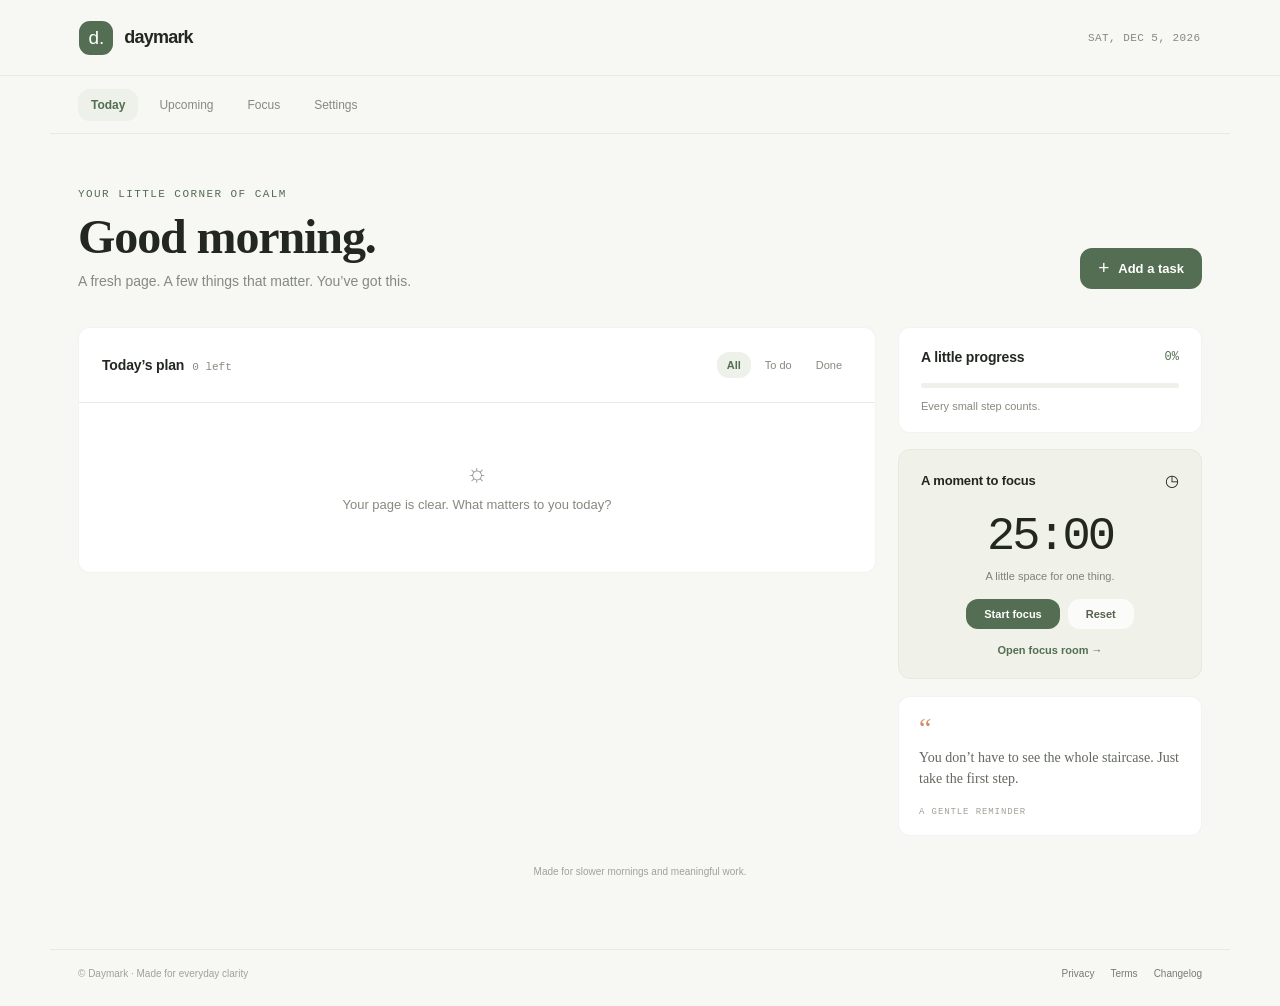
<file: index.html>
<!DOCTYPE html>
<html lang="en">
<head>
  <meta charset="UTF-8">
  <meta name="viewport" content="width=device-width, initial-scale=1.0">
  <meta name="theme-color" content="#f7f7f4">
  <meta name="description" content="A calm daily planner for the tasks that matter and the focus to finish them.">
  <meta property="og:title" content="Daymark — Make room for what matters">
  <meta property="og:description" content="A calm daily planner for the tasks that matter and the focus to finish them.">
  <meta property="og:image" content="https://vercel.app">
  <meta property="og:type" content="website">
  <title>Daymark — Make room for what matters</title>
  <link rel="stylesheet" href="styles.css">
</head>
<body>
  <div class="app">
    <header class="topbar">
      <a class="brand" href="index.html" aria-label="Daymark home">
        <span class="brand-mark" aria-hidden="true">d.</span>
        <span class="brand-name">daymark</span>
      </a>
      <div class="top-right">
        <span class="date-label" id="header-date"></span>
      </div>
    </header>

    <nav class="main-nav" aria-label="Main navigation">
      <a class="nav-link" href="index.html" aria-current="page">Today</a>
      <a class="nav-link" href="upcoming.html">Upcoming</a>
      <a class="nav-link" href="focus.html">Focus</a>
      <a class="nav-link" href="settings.html">Settings</a>
    </nav>

    <main>
      <section class="welcome">
        <div>
          <div class="eyebrow">Your little corner of calm</div>
          <h1 id="greeting">Good morning.</h1>
          <p id="welcome-copy">A fresh page. A few things that matter. You’ve got this.</p>
        </div>
        <button class="new-task" id="open-dialog"><span class="plus" aria-hidden="true">+</span> Add a task</button>
      </section>
      <p class="app-notice" id="app-notice" role="status" hidden></p>

      <div class="layout">
        <section class="card tasks-card" aria-labelledby="tasks-heading">
          <div class="section-head">
            <div><h2 id="tasks-heading" class="heading-inline">Today’s plan</h2><span class="task-count" id="task-count"></span></div>
            <div class="filters" role="group" aria-label="Filter tasks">
              <button class="filter active" data-filter="all">All</button>
              <button class="filter" data-filter="open">To do</button>
              <button class="filter" data-filter="done">Done</button>
            </div>
          </div>
          <div class="task-list" id="task-list"></div>
        </section>

        <aside class="sidebar">
          <section class="card progress-card" aria-label="Daily progress">
            <div class="progress-top"><h2>A little progress</h2><span class="progress-number" id="progress-number">0%</span></div>
            <div class="progress-line" role="progressbar" aria-label="Tasks completed" aria-valuemin="0" aria-valuemax="100" id="progress-bar"><div class="progress-fill" id="progress-fill"></div></div>
            <div class="progress-caption" id="progress-caption">Every small step counts.</div>
          </section>

          <section class="card focus-card" aria-label="Focus timer">
            <div class="focus-head"><h2>A moment to focus</h2><span class="focus-icon" aria-hidden="true">◷</span></div>
            <div class="timer" id="timer" aria-live="off">25:00</div>
            <div class="timer-sub" id="timer-sub">A little space for one thing.</div>
            <div class="timer-controls">
              <button class="timer-button" id="timer-toggle">Start focus</button>
              <button class="timer-button secondary" id="timer-reset" type="button">Reset</button>
            </div>
            <a class="text-link" href="focus.html">Open focus room <span aria-hidden="true">→</span></a>
          </section>

          <section class="card quote">
            <div class="quote-mark" aria-hidden="true">“</div>
            <p>You don’t have to see the whole staircase. Just take the first step.</p>
            <span>A gentle reminder</span>
          </section>
        </aside>
      </div>
      <div class="footer-note">Made for slower mornings and meaningful work.</div>
    </main>
  </div>
  <footer class="site-footer">
    <span>© Daymark · Made for everyday clarity</span>
    <nav class="footer-links" aria-label="Site information">
      <a href="privacy.html">Privacy</a>
      <a href="terms.html">Terms</a>
      <a href="changelog.html">Changelog</a>
    </nav>
  </footer>

  <dialog id="task-dialog" aria-labelledby="dialog-title">
    <form class="dialog-inner" id="task-form">
      <div class="dialog-head">
        <h2 id="dialog-title">Make a little plan</h2>
        <button class="close-dialog" type="button" id="close-dialog" aria-label="Close">×</button>
      </div>
      <div class="field">
        <label for="task-input">What’s on your mind?</label>
        <input id="task-input" name="title" maxlength="100" placeholder="e.g. Send the first draft" required autocomplete="off">
      </div>
      <div class="form-row">
        <div class="field">
          <label for="task-time">When</label>
          <input id="task-time" name="time" type="time" value="10:00">
        </div>
        <div class="field">
          <label for="task-date">Date</label>
          <input id="task-date" name="date" type="date" required>
        </div>
        <div class="field">
          <label for="task-category">A little category</label>
          <select id="task-category" name="category">
            <option value="Work">Work</option>
            <option value="Personal">Personal</option>
            <option value="Wellbeing">Wellbeing</option>
          </select>
        </div>
      </div>
      <p class="form-error" id="form-error" role="alert" hidden></p>
      <button class="new-task submit-task" type="submit">Add to your plan</button>
    </form>
  </dialog>

  <script src="app.js" defer></script>
</body>
</html>
</file>
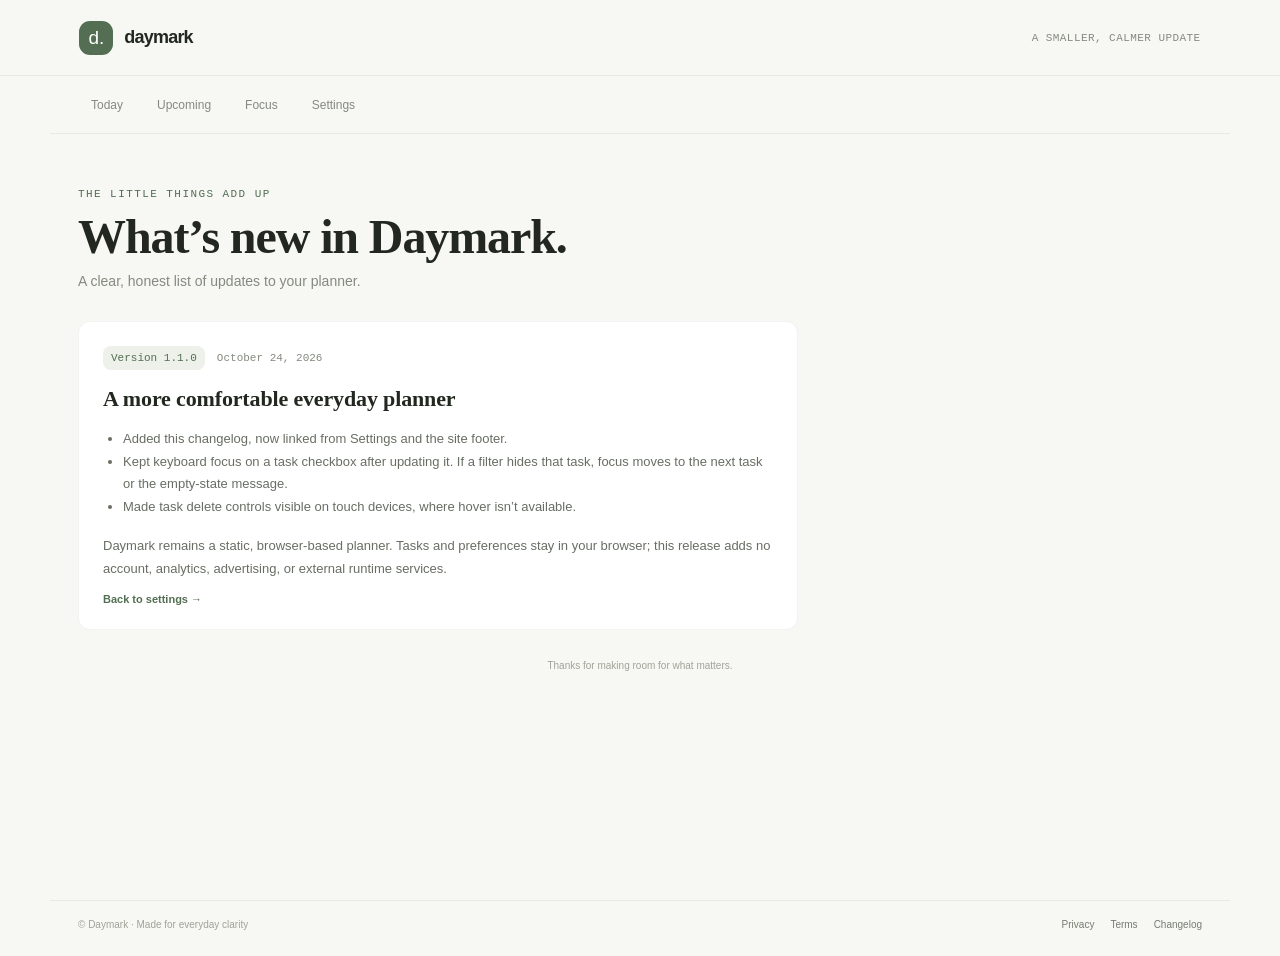
<file: changelog.html>
<!DOCTYPE html>
<html lang="en">
<head>
  <meta charset="UTF-8">
  <meta name="viewport" content="width=device-width, initial-scale=1.0">
  <meta name="theme-color" content="#f7f7f4">
  <meta name="description" content="See what’s new in Daymark and read the v1.1.0 release notes.">
  <title>Changelog — Daymark</title>
  <link rel="stylesheet" href="styles.css">
</head>
<body>
  <div class="app">
    <header class="topbar">
      <a class="brand" href="index.html" aria-label="Daymark home">
        <span class="brand-mark" aria-hidden="true">d.</span>
        <span class="brand-name">daymark</span>
      </a>
      <div class="top-right"><span class="date-label">A SMALLER, CALMER UPDATE</span></div>
    </header>
    <nav class="main-nav" aria-label="Main navigation">
      <a class="nav-link" href="index.html">Today</a>
      <a class="nav-link" href="upcoming.html">Upcoming</a>
      <a class="nav-link" href="focus.html">Focus</a>
      <a class="nav-link" href="settings.html">Settings</a>
    </nav>
    <main>
      <section class="page-heading">
        <div class="eyebrow">The little things add up</div>
        <h1>What’s new in Daymark.</h1>
        <p>A clear, honest list of updates to your planner.</p>
      </section>
      <article class="card settings-card legal-copy">
        <div class="release-meta">
          <span class="release-version">Version 1.1.0</span>
          <time datetime="2026-10-24">October 24, 2026</time>
        </div>
        <h2 class="release-title">A more comfortable everyday planner</h2>
        <ul>
          <li>Added this changelog, now linked from Settings and the site footer.</li>
          <li>Kept keyboard focus on a task checkbox after updating it. If a filter hides that task, focus moves to the next task or the empty-state message.</li>
          <li>Made task delete controls visible on touch devices, where hover isn’t available.</li>
        </ul>
        <p>Daymark remains a static, browser-based planner. Tasks and preferences stay in your browser; this release adds no account, analytics, advertising, or external runtime services.</p>
        <a class="text-link release-link" href="settings.html">Back to settings <span aria-hidden="true">→</span></a>
      </article>
      <div class="footer-note">Thanks for making room for what matters.</div>
    </main>
  </div>
  <footer class="site-footer">
    <span>© Daymark · Made for everyday clarity</span>
    <nav class="footer-links" aria-label="Site information">
      <a href="privacy.html">Privacy</a>
      <a href="terms.html">Terms</a>
      <a href="changelog.html" aria-current="page">Changelog</a>
    </nav>
  </footer>
</body>
</html>
</file>
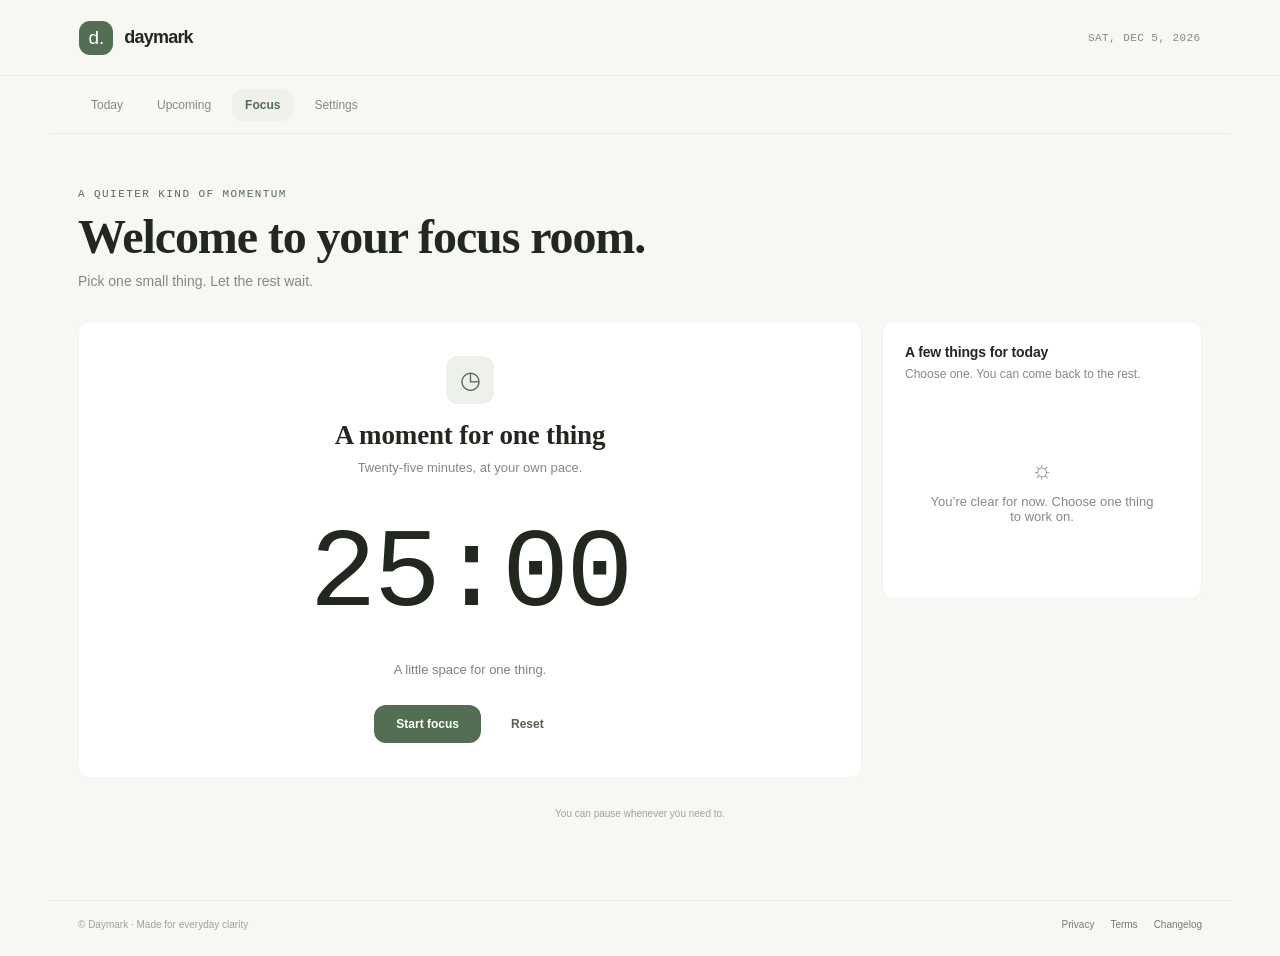
<file: focus.html>
<!DOCTYPE html>
<html lang="en">
<head>
  <meta charset="UTF-8">
  <meta name="viewport" content="width=device-width, initial-scale=1.0">
  <meta name="theme-color" content="#f7f7f4">
  <meta name="description" content="Settle into a focused work session with Daymark's simple focus timer.">
  <title>Focus room — Daymark</title>
  <link rel="stylesheet" href="styles.css">
  <script src="app.js" defer></script>
</head>
<body data-page="focus">
  <div class="app">
    <header class="topbar">
      <a class="brand" href="index.html" aria-label="Daymark home">
        <span class="brand-mark" aria-hidden="true">d.</span>
        <span class="brand-name">daymark</span>
      </a>
      <div class="top-right"><span class="date-label" id="header-date"></span></div>
    </header>
    <nav class="main-nav" aria-label="Main navigation">
      <a class="nav-link" href="index.html">Today</a>
      <a class="nav-link" href="upcoming.html">Upcoming</a>
      <a class="nav-link" href="focus.html" aria-current="page">Focus</a>
      <a class="nav-link" href="settings.html">Settings</a>
    </nav>
    <main>
      <section class="page-heading">
        <div class="eyebrow">A quieter kind of momentum</div>
        <h1>Welcome to your focus room.</h1>
        <p>Pick one small thing. Let the rest wait.</p>
      </section>
      <p class="app-notice" id="app-notice" role="status" hidden></p>
      <div class="focus-page-grid">
        <section class="card focus-room" aria-label="Focus timer">
          <span class="focus-icon" aria-hidden="true">◷</span>
          <h2>A moment for one thing</h2>
          <p class="focus-intro">Twenty-five minutes, at your own pace.</p>
          <div class="timer" id="timer" aria-live="off">25:00</div>
          <p class="timer-sub" id="timer-sub">A little space for one thing.</p>
          <div class="timer-controls">
            <button class="timer-button" id="timer-toggle" type="button">Start focus</button>
            <button class="timer-button secondary" id="timer-reset" type="button">Reset</button>
          </div>
        </section>
        <section class="card focus-task-card" aria-labelledby="focus-task-heading">
          <h2 id="focus-task-heading">A few things for today</h2>
          <p class="settings-copy">Choose one. You can come back to the rest.</p>
          <div class="task-list" id="focus-task-list"></div>
        </section>
      </div>
      <div class="footer-note">You can pause whenever you need to.</div>
    </main>
  </div>
  <footer class="site-footer">
    <span>© Daymark · Made for everyday clarity</span>
    <nav class="footer-links" aria-label="Site information">
      <a href="privacy.html">Privacy</a>
      <a href="terms.html">Terms</a>
      <a href="changelog.html">Changelog</a>
    </nav>
  </footer>
</body>
</html>
</file>
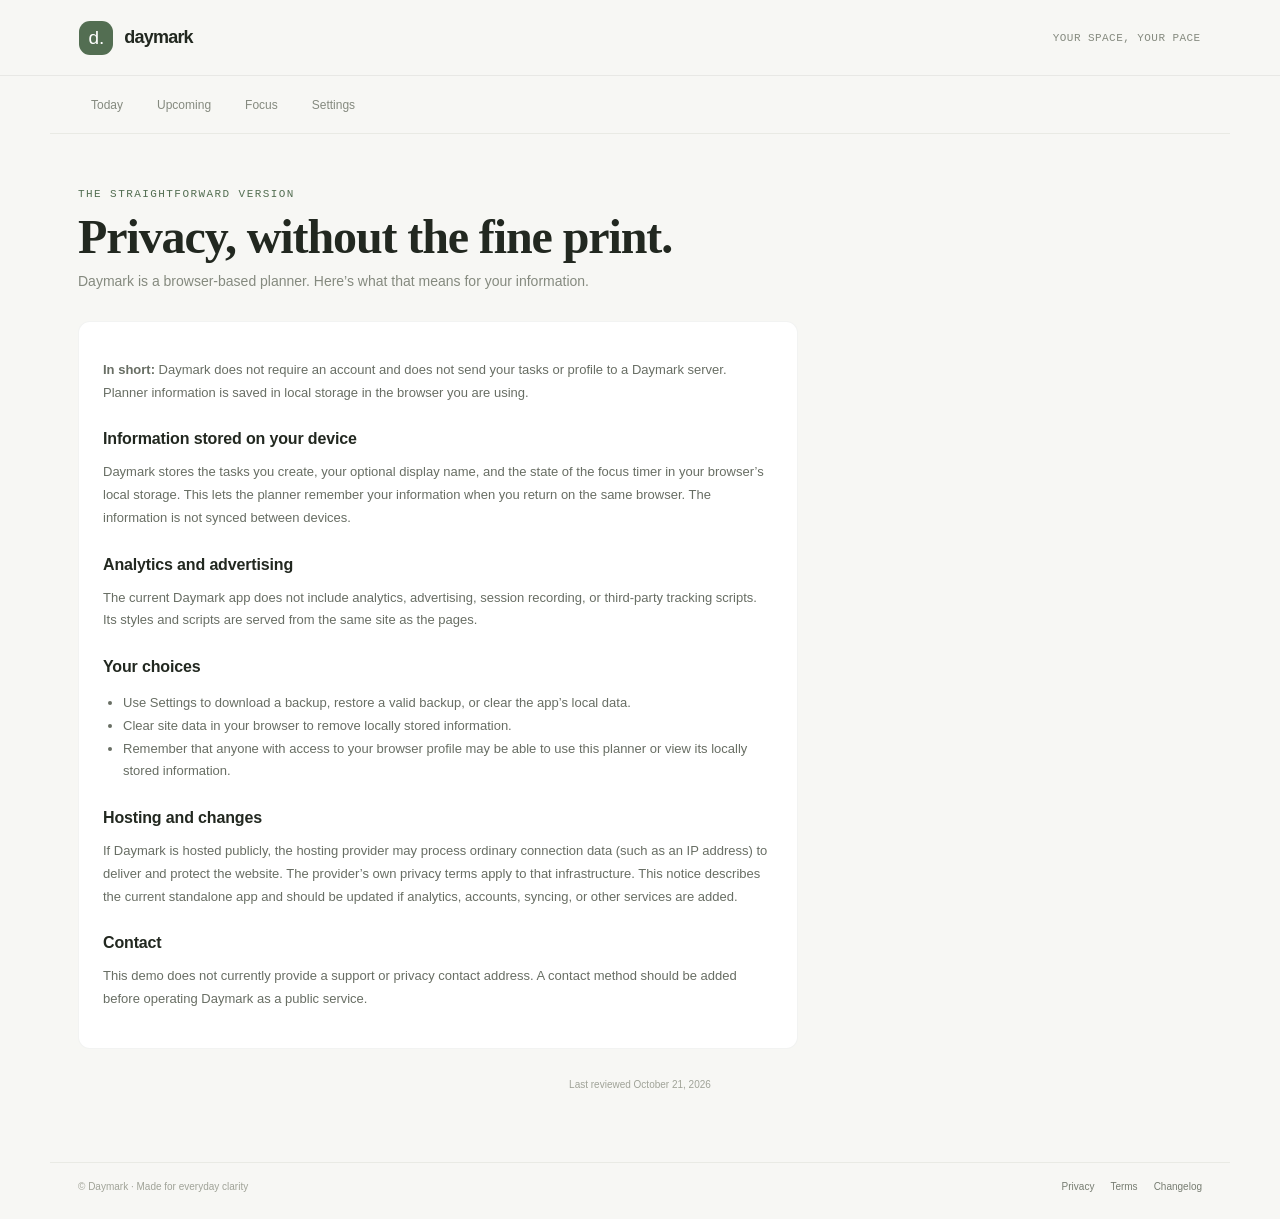
<file: privacy.html>
<!DOCTYPE html>
<html lang="en">
<head>
  <meta charset="UTF-8">
  <meta name="viewport" content="width=device-width, initial-scale=1.0">
  <meta name="theme-color" content="#f7f7f4">
  <meta name="description" content="Learn how Daymark stores and handles planner data.">
  <title>Privacy — Daymark</title>
  <link rel="stylesheet" href="styles.css">
</head>
<body>
  <div class="app">
    <header class="topbar">
      <a class="brand" href="index.html" aria-label="Daymark home">
        <span class="brand-mark" aria-hidden="true">d.</span>
        <span class="brand-name">daymark</span>
      </a>
      <div class="top-right"><span class="date-label">YOUR SPACE, YOUR PACE</span></div>
    </header>
    <nav class="main-nav" aria-label="Main navigation">
      <a class="nav-link" href="index.html">Today</a>
      <a class="nav-link" href="upcoming.html">Upcoming</a>
      <a class="nav-link" href="focus.html">Focus</a>
      <a class="nav-link" href="settings.html">Settings</a>
    </nav>
    <main>
      <section class="page-heading">
        <div class="eyebrow">The straightforward version</div>
        <h1>Privacy, without the fine print.</h1>
        <p>Daymark is a browser-based planner. Here’s what that means for your information.</p>
      </section>
      <article class="card settings-card legal-copy">
        <p><strong>In short:</strong> Daymark does not require an account and does not send your tasks or profile to a Daymark server. Planner information is saved in local storage in the browser you are using.</p>

        <h2>Information stored on your device</h2>
        <p>Daymark stores the tasks you create, your optional display name, and the state of the focus timer in your browser’s local storage. This lets the planner remember your information when you return on the same browser. The information is not synced between devices.</p>

        <h2>Analytics and advertising</h2>
        <p>The current Daymark app does not include analytics, advertising, session recording, or third-party tracking scripts. Its styles and scripts are served from the same site as the pages.</p>

        <h2>Your choices</h2>
        <ul>
          <li>Use Settings to download a backup, restore a valid backup, or clear the app’s local data.</li>
          <li>Clear site data in your browser to remove locally stored information.</li>
          <li>Remember that anyone with access to your browser profile may be able to use this planner or view its locally stored information.</li>
        </ul>

        <h2>Hosting and changes</h2>
        <p>If Daymark is hosted publicly, the hosting provider may process ordinary connection data (such as an IP address) to deliver and protect the website. The provider’s own privacy terms apply to that infrastructure. This notice describes the current standalone app and should be updated if analytics, accounts, syncing, or other services are added.</p>

        <h2>Contact</h2>
        <p>This demo does not currently provide a support or privacy contact address. A contact method should be added before operating Daymark as a public service.</p>
      </article>
      <div class="footer-note">Last reviewed October 21, 2026</div>
    </main>
  </div>
  <footer class="site-footer">
    <span>© Daymark · Made for everyday clarity</span>
    <nav class="footer-links" aria-label="Site information">
      <a href="privacy.html" aria-current="page">Privacy</a>
      <a href="terms.html">Terms</a>
      <a href="changelog.html">Changelog</a>
    </nav>
  </footer>
</body>
</html>
</file>
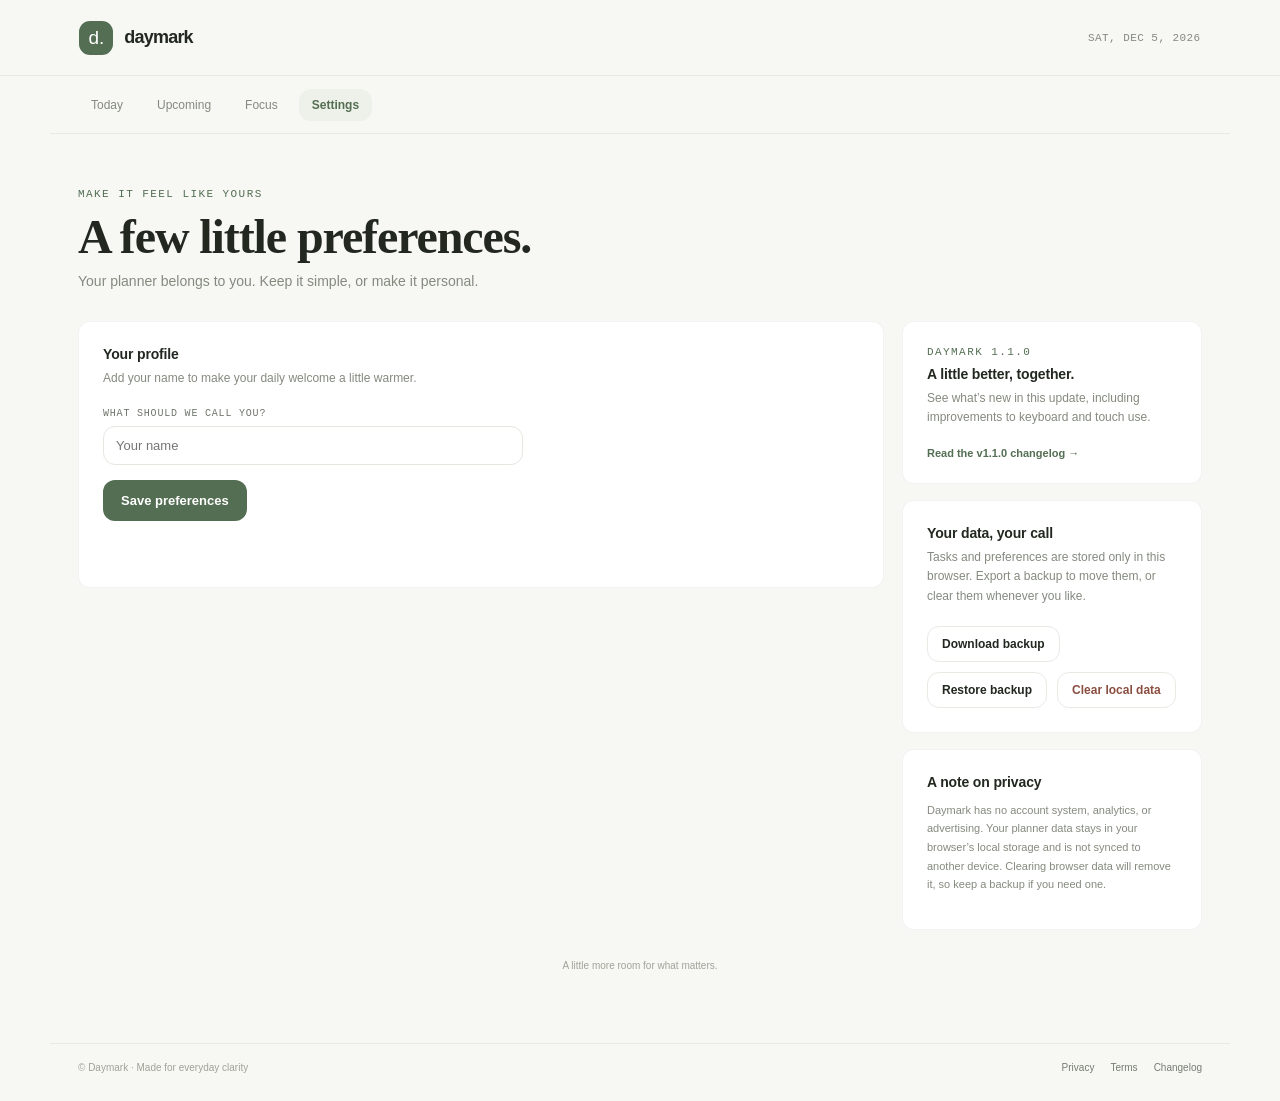
<file: settings.html>
<!DOCTYPE html>
<html lang="en">
<head>
  <meta charset="UTF-8">
  <meta name="viewport" content="width=device-width, initial-scale=1.0">
  <meta name="theme-color" content="#f7f7f4">
  <meta name="description" content="Personalize Daymark and manage the data saved in your browser.">
  <title>Settings — Daymark</title>
  <link rel="stylesheet" href="styles.css">
  <script src="app.js" defer></script>
</head>
<body data-page="settings">
  <div class="app">
    <header class="topbar">
      <a class="brand" href="index.html" aria-label="Daymark home">
        <span class="brand-mark" aria-hidden="true">d.</span>
        <span class="brand-name">daymark</span>
      </a>
      <div class="top-right"><span class="date-label" id="header-date"></span></div>
    </header>
    <nav class="main-nav" aria-label="Main navigation">
      <a class="nav-link" href="index.html">Today</a>
      <a class="nav-link" href="upcoming.html">Upcoming</a>
      <a class="nav-link" href="focus.html">Focus</a>
      <a class="nav-link" href="settings.html" aria-current="page">Settings</a>
    </nav>
    <main>
      <section class="page-heading">
        <div class="eyebrow">Make it feel like yours</div>
        <h1>A few little preferences.</h1>
        <p>Your planner belongs to you. Keep it simple, or make it personal.</p>
      </section>
      <p class="app-notice" id="app-notice" role="status" hidden></p>
      <div class="settings-grid">
        <section class="card settings-card">
          <h2>Your profile</h2>
          <p class="settings-copy">Add your name to make your daily welcome a little warmer.</p>
          <form class="settings-form" id="profile-form">
            <div class="field">
              <label for="profile-name">What should we call you?</label>
              <input id="profile-name" name="name" maxlength="40" autocomplete="given-name" placeholder="Your name">
            </div>
            <button class="new-task" type="submit">Save preferences</button>
            <p class="settings-message" id="settings-message" role="status"></p>
          </form>
        </section>
        <aside>
          <section class="card settings-card">
            <div class="eyebrow">Daymark 1.1.0</div>
            <h2 class="release-heading">A little better, together.</h2>
            <p class="settings-copy">See what’s new in this update, including improvements to keyboard and touch use.</p>
            <a class="text-link release-link" href="changelog.html">Read the v1.1.0 changelog <span aria-hidden="true">→</span></a>
          </section>
          <section class="card settings-card">
            <h2>Your data, your call</h2>
            <p class="settings-copy">Tasks and preferences are stored only in this browser. Export a backup to move them, or clear them whenever you like.</p>
            <div class="settings-actions">
              <button class="settings-button" id="export-data" type="button">Download backup</button>
              <button class="settings-button" id="restore-data" type="button">Restore backup</button>
              <input id="import-file" type="file" accept="application/json,.json" hidden>
              <button class="settings-button danger" id="clear-data" type="button">Clear local data</button>
            </div>
          </section>
          <section class="card settings-card">
            <h2>A note on privacy</h2>
            <p class="privacy-note">Daymark has no account system, analytics, or advertising. Your planner data stays in your browser’s local storage and is not synced to another device. Clearing browser data will remove it, so keep a backup if you need one.</p>
          </section>
        </aside>
      </div>
      <div class="footer-note">A little more room for what matters.</div>
    </main>
  </div>
  <footer class="site-footer">
    <span>© Daymark · Made for everyday clarity</span>
    <nav class="footer-links" aria-label="Site information">
      <a href="privacy.html">Privacy</a>
      <a href="terms.html">Terms</a>
      <a href="changelog.html">Changelog</a>
    </nav>
  </footer>
</body>
</html>
</file>
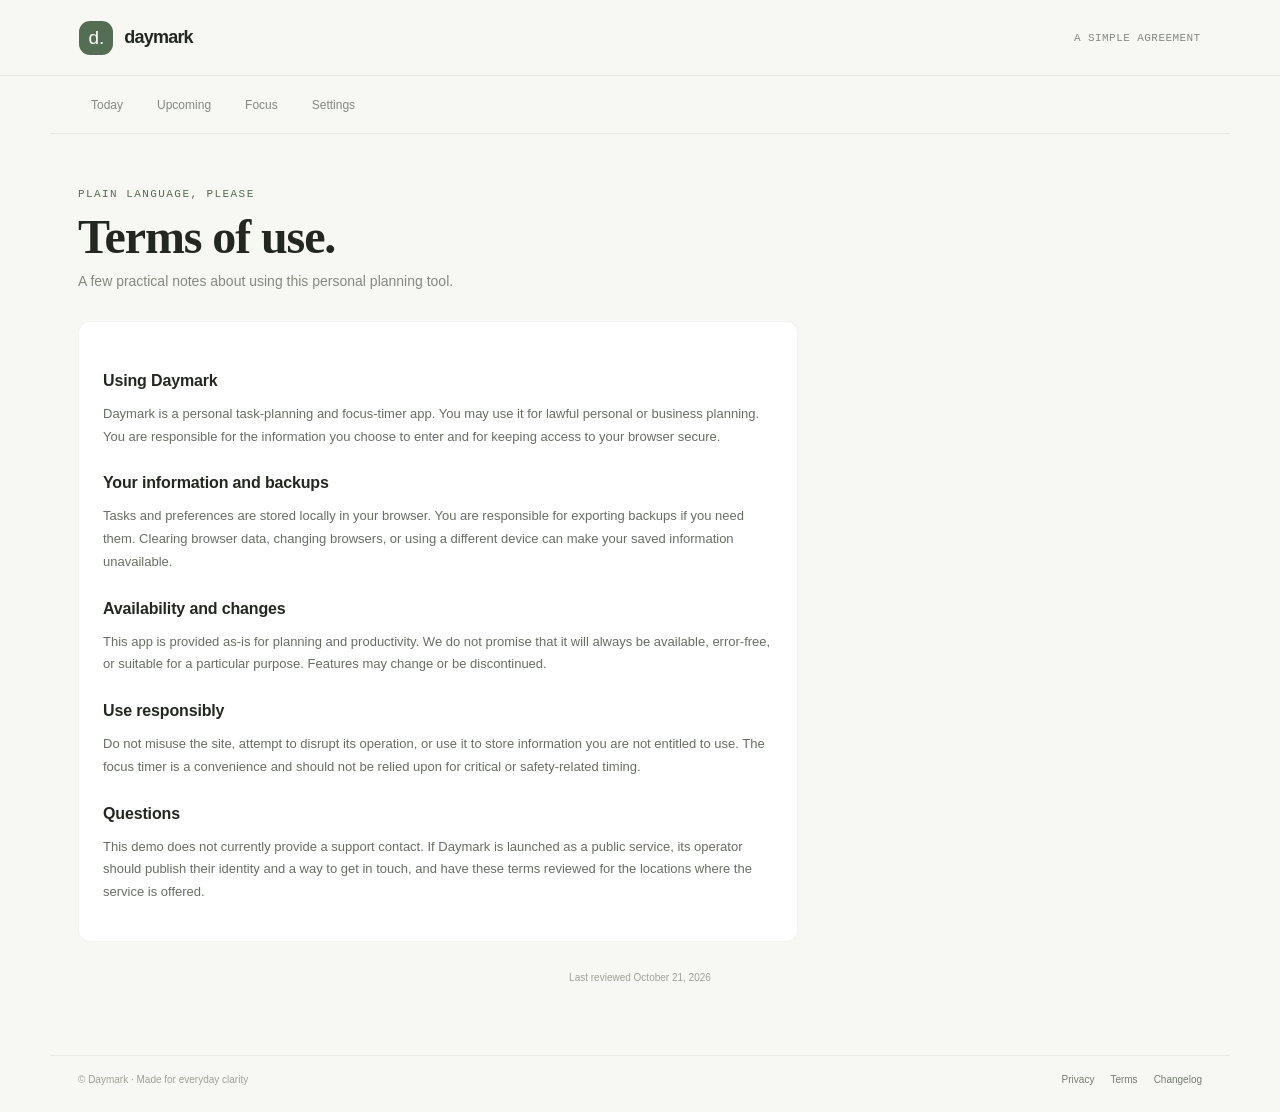
<file: terms.html>
<!DOCTYPE html>
<html lang="en">
<head>
  <meta charset="UTF-8">
  <meta name="viewport" content="width=device-width, initial-scale=1.0">
  <meta name="theme-color" content="#f7f7f4">
  <meta name="description" content="Read the terms for using the Daymark planner.">
  <title>Terms — Daymark</title>
  <link rel="stylesheet" href="styles.css">
</head>
<body>
  <div class="app">
    <header class="topbar">
      <a class="brand" href="index.html" aria-label="Daymark home">
        <span class="brand-mark" aria-hidden="true">d.</span>
        <span class="brand-name">daymark</span>
      </a>
      <div class="top-right"><span class="date-label">A SIMPLE AGREEMENT</span></div>
    </header>
    <nav class="main-nav" aria-label="Main navigation">
      <a class="nav-link" href="index.html">Today</a>
      <a class="nav-link" href="upcoming.html">Upcoming</a>
      <a class="nav-link" href="focus.html">Focus</a>
      <a class="nav-link" href="settings.html">Settings</a>
    </nav>
    <main>
      <section class="page-heading">
        <div class="eyebrow">Plain language, please</div>
        <h1>Terms of use.</h1>
        <p>A few practical notes about using this personal planning tool.</p>
      </section>
      <article class="card settings-card legal-copy">
        <h2>Using Daymark</h2>
        <p>Daymark is a personal task-planning and focus-timer app. You may use it for lawful personal or business planning. You are responsible for the information you choose to enter and for keeping access to your browser secure.</p>

        <h2>Your information and backups</h2>
        <p>Tasks and preferences are stored locally in your browser. You are responsible for exporting backups if you need them. Clearing browser data, changing browsers, or using a different device can make your saved information unavailable.</p>

        <h2>Availability and changes</h2>
        <p>This app is provided as-is for planning and productivity. We do not promise that it will always be available, error-free, or suitable for a particular purpose. Features may change or be discontinued.</p>

        <h2>Use responsibly</h2>
        <p>Do not misuse the site, attempt to disrupt its operation, or use it to store information you are not entitled to use. The focus timer is a convenience and should not be relied upon for critical or safety-related timing.</p>

        <h2>Questions</h2>
        <p>This demo does not currently provide a support contact. If Daymark is launched as a public service, its operator should publish their identity and a way to get in touch, and have these terms reviewed for the locations where the service is offered.</p>
      </article>
      <div class="footer-note">Last reviewed October 21, 2026</div>
    </main>
  </div>
  <footer class="site-footer">
    <span>© Daymark · Made for everyday clarity</span>
    <nav class="footer-links" aria-label="Site information">
      <a href="privacy.html">Privacy</a>
      <a href="terms.html" aria-current="page">Terms</a>
      <a href="changelog.html">Changelog</a>
    </nav>
  </footer>
</body>
</html>
</file>
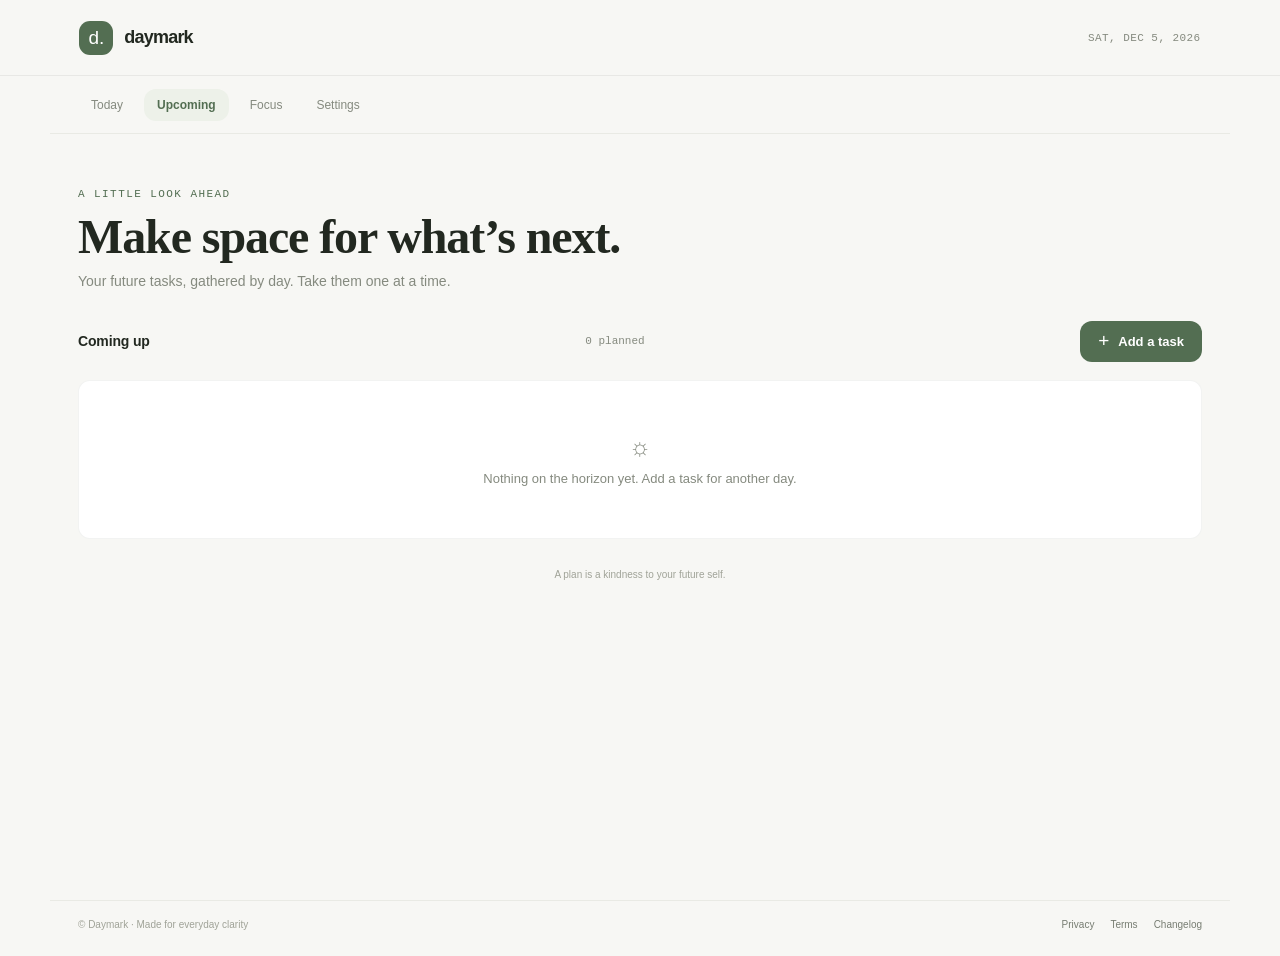
<file: upcoming.html>
<!DOCTYPE html>
<html lang="en">
<head>
  <meta charset="UTF-8">
  <meta name="viewport" content="width=device-width, initial-scale=1.0">
  <meta name="theme-color" content="#f7f7f4">
  <meta name="description" content="See what is coming up and make a little room for the days ahead.">
  <title>Upcoming — Daymark</title>
  <link rel="stylesheet" href="styles.css">
  <script src="app.js" defer></script>
</head>
<body data-page="upcoming">
  <div class="app">
    <header class="topbar">
      <a class="brand" href="index.html" aria-label="Daymark home">
        <span class="brand-mark" aria-hidden="true">d.</span>
        <span class="brand-name">daymark</span>
      </a>
      <div class="top-right"><span class="date-label" id="header-date"></span></div>
    </header>
    <nav class="main-nav" aria-label="Main navigation">
      <a class="nav-link" href="index.html">Today</a>
      <a class="nav-link" href="upcoming.html" aria-current="page">Upcoming</a>
      <a class="nav-link" href="focus.html">Focus</a>
      <a class="nav-link" href="settings.html">Settings</a>
    </nav>
    <main>
      <section class="page-heading">
        <div class="eyebrow">A little look ahead</div>
        <h1>Make space for what’s next.</h1>
        <p>Your future tasks, gathered by day. Take them one at a time.</p>
      </section>
      <p class="app-notice" id="app-notice" role="status" hidden></p>
      <div class="page-toolbar">
        <h2>Coming up</h2>
        <span class="task-count" id="upcoming-count">0 planned</span>
        <button class="new-task" id="open-dialog"><span class="plus" aria-hidden="true">+</span> Add a task</button>
      </div>
      <section class="card" aria-label="Upcoming tasks">
        <div id="upcoming-list"></div>
      </section>
      <div class="footer-note">A plan is a kindness to your future self.</div>
    </main>
  </div>
  <footer class="site-footer">
    <span>© Daymark · Made for everyday clarity</span>
    <nav class="footer-links" aria-label="Site information">
      <a href="privacy.html">Privacy</a>
      <a href="terms.html">Terms</a>
      <a href="changelog.html">Changelog</a>
    </nav>
  </footer>
  <dialog id="task-dialog" aria-labelledby="dialog-title">
    <form class="dialog-inner" id="task-form">
      <div class="dialog-head">
        <h2 id="dialog-title">Make a little plan</h2>
        <button class="close-dialog" type="button" id="close-dialog" aria-label="Close">×</button>
      </div>
      <div class="field">
        <label for="task-input">What’s on your mind?</label>
        <input id="task-input" name="title" maxlength="100" placeholder="e.g. Send the first draft" required autocomplete="off">
      </div>
      <div class="form-row">
        <div class="field">
          <label for="task-date">Date</label>
          <input id="task-date" name="date" type="date" required>
        </div>
        <div class="field">
          <label for="task-time">When</label>
          <input id="task-time" name="time" type="time" value="10:00">
        </div>
        <div class="field">
          <label for="task-category">A little category</label>
          <select id="task-category" name="category">
            <option value="Work">Work</option>
            <option value="Personal">Personal</option>
            <option value="Wellbeing">Wellbeing</option>
          </select>
        </div>
      </div>
      <p class="form-error" id="form-error" role="alert" hidden></p>
      <button class="new-task submit-task" type="submit">Add to your plan</button>
    </form>
  </dialog>
</body>
</html>
</file>
<file: styles.css>
:root {
      color-scheme: light;
      --paper: #f7f7f4;
      --surface: #fff;
      --ink: #222820;
      --muted: #858a7f;
      --line: #e9eae4;
      --green: #536e52;
      --green-soft: #edf1e9;
      --orange: #d48a61;
      --shadow: 0 20px 70px rgba(37, 45, 34, .08);
      --radius: 12px;
    }
    * { box-sizing: border-box; }
    body {
      margin: 0;
      min-height: 100vh;
      background: var(--paper);
      color: var(--ink);
      font-family: "DM Sans", sans-serif;
      -webkit-font-smoothing: antialiased;
    }
    button, input, select { font: inherit; }
    button { color: inherit; }
    .app { min-height: 100vh; }
    .topbar {
      height: 76px;
      padding: 0 6.2%;
      display: flex;
      justify-content: space-between;
      align-items: center;
      border-bottom: 1px solid rgba(34, 40, 32, .07);
    }
    .brand { display: flex; align-items: center; gap: 11px; text-decoration: none; color: inherit; }
    .brand-mark {
      width: 34px; height: 34px; background: var(--green); color: white;
      display: grid; place-items: center; border-radius: 11px; font-size: 19px;
    }
    .brand-name { font-size: 18px; font-weight: 700; letter-spacing: -.8px; }
    .top-right { display: flex; align-items: center; gap: 24px; }
    .date-label { font-family: "DM Mono", monospace; font-size: 11px; color: var(--muted); letter-spacing: .04em; }
    .main-nav {
      max-width: 1180px; padding: 0 28px; margin: 0 auto; height: 58px;
      display: flex; align-items: center; gap: 8px; border-bottom: 1px solid var(--line);
    }
    .nav-link {
      text-decoration: none; color: var(--muted); border-radius: var(--radius); padding: 9px 13px;
      font-size: 12px; font-weight: 500; transition: color .2s ease, background .2s ease;
    }
    .nav-link:hover { color: var(--ink); background: #eeefe9; }
    .nav-link[aria-current="page"] { color: var(--green); background: var(--green-soft); font-weight: 700; }
    main { max-width: 1180px; padding: 54px 28px 72px; margin: 0 auto; }
    .welcome { display: flex; justify-content: space-between; align-items: flex-end; gap: 24px; margin-bottom: 38px; }
    .eyebrow { font: 11px "DM Mono", monospace; letter-spacing: .13em; color: var(--green); text-transform: uppercase; }
    h1 { margin: 10px 0 9px; font: 600 clamp(34px, 5vw, 48px)/1.12 "Playfair Display", Georgia, serif; letter-spacing: -1.1px; }
    .welcome p { margin: 0; color: var(--muted); font-size: 14px; }
    .new-task {
      border: 0; border-radius: var(--radius); background: var(--green); color: white; padding: 13px 18px;
      display: inline-flex; align-items: center; gap: 9px; cursor: pointer; font-size: 13px; font-weight: 600;
      transition: background .2s ease, transform .2s ease;
    }
    .new-task:hover { background: #40583f; transform: translateY(-1px); }
    .new-task:active { transform: translateY(0); }
    .plus { font-size: 19px; font-weight: 400; line-height: 12px; }
    .layout { display: grid; grid-template-columns: minmax(0, 1fr) 304px; align-items: start; gap: 22px; }
    .card { background: var(--surface); border: 1px solid rgba(34, 40, 32, .055); border-radius: var(--radius); }
    .heading-inline { display: inline; }
    .app-notice, .form-error { color: #8a4e40; font-size: 12px; }
    .app-notice { margin: -20px 0 22px; }
    .form-error { margin: 0 0 12px; }
    .page-heading { margin-bottom: 32px; }
    .page-heading h1 { margin-bottom: 9px; }
    .page-heading p { margin: 0; color: var(--muted); font-size: 14px; }
    .page-toolbar { display: flex; align-items: center; justify-content: space-between; gap: 16px; margin-bottom: 18px; }
    .page-toolbar .task-count { margin: 0; }
    .day-group { padding: 0 23px; }
    .day-group + .day-group { border-top: 1px solid var(--line); }
    .day-heading { display: flex; align-items: baseline; gap: 10px; padding: 19px 0 5px; }
    .day-heading h2 { font-size: 13px; }
    .day-heading .task-count { margin: 0; }
    .text-link { display: block; width: fit-content; margin: 15px auto 0; text-decoration: none; color: var(--green); font-size: 11px; font-weight: 600; }
    .text-link:hover { color: #354b34; }
    .focus-page-grid { display: grid; grid-template-columns: minmax(0, 1fr) 320px; gap: 20px; align-items: start; }
    .focus-room { padding: 34px; text-align: center; }
    .focus-room .timer { font-size: clamp(76px, 12vw, 112px); padding: 45px 0 30px; }
    .focus-room .timer-sub { margin: 0 0 28px; font-size: 13px; }
    .focus-room .timer-button { padding: 12px 22px; font-size: 12px; }
    .focus-room .focus-icon { width: 48px; height: 48px; border-radius: var(--radius); display: grid; place-items: center; background: var(--green-soft); color: var(--green); margin: 0 auto 16px; font-size: 24px; }
    .focus-room h2 { font: 600 27px "Playfair Display", Georgia, serif; margin: 0; }
    .focus-room .focus-intro { margin: 9px 0 0; color: var(--muted); font-size: 13px; }
    .focus-task-card { padding: 22px; }
    .focus-task-card h2 { margin-bottom: 5px; }
    .focus-task-card .task-list { padding: 0; }
    .settings-grid { display: grid; grid-template-columns: minmax(0, 1fr) 300px; gap: 18px; align-items: start; }
    .settings-card { padding: 24px; }
    .settings-card + .settings-card { margin-top: 16px; }
    .settings-card h2 { margin-bottom: 7px; }
    .settings-copy { margin: 0 0 20px; color: var(--muted); font-size: 12px; line-height: 1.6; }
    .settings-card .release-heading { margin-top: 8px; }
    .release-link { margin: 0; }
    .release-meta { display: flex; align-items: center; gap: 12px; color: var(--muted); font: 11px "DM Mono", monospace; }
    .release-version { padding: 6px 8px; border-radius: 8px; background: var(--green-soft); color: var(--green); }
    .legal-copy .release-title { margin: 16px 0 8px; font: 600 22px "Playfair Display", Georgia, serif; }
    .settings-form { max-width: 420px; }
    .settings-message { min-height: 18px; color: var(--green); font-size: 12px; }
    .settings-actions { display: flex; flex-wrap: wrap; gap: 10px; }
    .settings-button { padding: 10px 14px; border: 1px solid var(--line); border-radius: var(--radius); background: white; font-size: 12px; font-weight: 600; cursor: pointer; transition: background .2s, border-color .2s; }
    .settings-button:hover { background: #f4f5f0; border-color: #d7dbd1; }
    .settings-button.danger { color: #8a4e40; }
    .settings-button.danger:hover { background: #fbf3f0; border-color: #ead5cc; }
    .privacy-note { color: var(--muted); font-size: 11px; line-height: 1.7; }
    .tasks-card { overflow: hidden; }
    .section-head { min-height: 75px; padding: 0 23px; display: flex; align-items: center; justify-content: space-between; border-bottom: 1px solid var(--line); }
    h2 { margin: 0; font-size: 14px; font-weight: 700; letter-spacing: -.15px; }
    .task-count { margin-left: 8px; color: var(--muted); font: 11px "DM Mono", monospace; }
    .filters { display: flex; gap: 4px; }
    .filter {
      background: none; border: 0; color: var(--muted); border-radius: var(--radius); cursor: pointer; padding: 7px 10px;
      font-size: 11px; transition: color .2s ease, background .2s ease;
    }
    .filter:hover { color: var(--ink); }
    .filter.active { color: var(--green); background: var(--green-soft); font-weight: 600; }
    .task-list { padding: 4px 23px 8px; }
    .task {
      min-height: 72px; display: grid; grid-template-columns: 20px minmax(0, 1fr) auto;
      align-items: center; gap: 13px; border-bottom: 1px solid #f0f0ec; animation: appear .22s ease both;
    }
    .task:last-child { border-bottom: 0; }
    @keyframes appear { from { opacity: 0; transform: translateY(5px); } to { opacity: 1; transform: translateY(0); } }
    .check {
      appearance: none; width: 19px; height: 19px; border: 1.5px solid #d5d9d0; border-radius: 6px;
      cursor: pointer; margin: 0; display: grid; place-items: center; transition: background .2s, border-color .2s;
    }
    .check:hover { border-color: var(--green); }
    .check:checked { background: var(--green); border-color: var(--green); }
    .check:checked::after { content: "✓"; color: white; font-size: 12px; }
    .task-title { font-size: 13px; font-weight: 500; transition: color .2s; }
    .task.done .task-title { color: #a2a69d; text-decoration: line-through; }
    .task-meta { margin-top: 5px; display: flex; align-items: center; gap: 9px; }
    .task-time { color: var(--muted); font: 10px "DM Mono", monospace; }
    .tag { border-radius: 5px; padding: 3px 7px; font-size: 9px; font-weight: 600; letter-spacing: .01em; }
    .tag.work { color: #597351; background: #eef2e9; }
    .tag.personal { color: #987154; background: #f5eee8; }
    .tag.wellbeing { color: #71829a; background: #edf1f5; }
    .task-delete {
      opacity: 0; border: 0; background: transparent; color: #9b9e95; cursor: pointer; font-size: 18px;
      width: 30px; height: 30px; border-radius: var(--radius); transition: opacity .2s, background .2s;
    }
    .task:hover .task-delete, .task-delete:focus-visible { opacity: 1; }
    .task-delete:hover { background: #f3f2ef; color: #8a4e40; }
    @media (hover: none) {
      .task-delete { opacity: 1; }
    }
    .empty { padding: 52px 20px; text-align: center; color: var(--muted); font-size: 13px; }
    .empty-icon { font-size: 24px; margin-bottom: 10px; }
    .progress-card { padding: 21px 22px 20px; margin-bottom: 16px; }
    .progress-top { display: flex; align-items: center; justify-content: space-between; }
    .progress-number { font: 12px "DM Mono", monospace; color: var(--green); }
    .progress-line { height: 5px; overflow: hidden; border-radius: 9px; background: #eff0ea; margin: 18px 0 12px; }
    .progress-fill { width: 0%; height: 100%; border-radius: inherit; background: var(--green); transition: width .35s ease; }
    .progress-caption { color: var(--muted); font-size: 11px; }
    .focus-card { padding: 21px 22px 22px; background: #f0f1e9; border: 1px solid #e8eade; }
    .focus-head { display: flex; align-items: center; justify-content: space-between; }
    .focus-head h2 { font-size: 13px; }
    .focus-icon { font-size: 16px; }
    .timer { text-align: center; padding: 23px 0 19px; font: 500 47px/1 "DM Mono", monospace; letter-spacing: -3px; }
    .timer-sub { text-align: center; margin-top: -9px; margin-bottom: 17px; font-size: 11px; color: #7e8475; }
    .timer-controls { display: flex; justify-content: center; gap: 8px; }
    .timer-button {
      background: var(--green); color: white; border: 0; border-radius: var(--radius); padding: 9px 18px; font-size: 11px;
      font-weight: 600; cursor: pointer; transition: background .2s, transform .2s;
    }
    .timer-button:hover { background: #40583f; transform: translateY(-1px); }
    .timer-button.secondary { color: #57614f; background: rgba(255,255,255,.72); }
    .timer-button.secondary:hover { background: white; }
    .quote { margin-top: 17px; padding: 17px 20px; }
    .quote-mark { color: var(--orange); font: 28px/1 Georgia, serif; }
    .quote p { margin: 5px 0 10px; color: #63695f; font: 14px/1.55 "Playfair Display", Georgia, serif; }
    .quote span { color: #a0a398; font: 9px "DM Mono", monospace; text-transform: uppercase; letter-spacing: .1em; }
    .footer-note { text-align: center; margin-top: 30px; color: #a0a398; font-size: 10px; }
    .site-footer {
      max-width: 1180px; margin: 0 auto; padding: 18px 28px 26px; border-top: 1px solid var(--line);
      display: flex; justify-content: space-between; align-items: center; gap: 18px; color: #a0a398; font-size: 10px;
    }
    .footer-links { display: flex; gap: 16px; }
    .footer-links a { color: #777d72; text-decoration: none; transition: color .2s ease; }
    .footer-links a:hover { color: var(--green); }
    .legal-copy { max-width: 720px; }
    .legal-copy h2 { margin: 26px 0 8px; font-size: 16px; }
    .legal-copy p, .legal-copy li { color: #686e64; font-size: 13px; line-height: 1.75; }
    .legal-copy ul { padding-left: 20px; }
    dialog {
      width: min(440px, calc(100% - 32px)); padding: 0; border: 1px solid var(--line); border-radius: var(--radius);
      box-shadow: var(--shadow); color: var(--ink);
    }
    dialog::backdrop { background: rgba(25, 31, 24, .34); backdrop-filter: blur(3px); }
    .dialog-inner { padding: 25px; }
    .dialog-head { display: flex; justify-content: space-between; align-items: center; margin-bottom: 20px; }
    .dialog-head h2 { font: 600 23px "Playfair Display", Georgia, serif; }
    .close-dialog { border: 0; background: #f3f3ef; width: 30px; height: 30px; border-radius: var(--radius); cursor: pointer; font-size: 17px; }
    .field { margin-bottom: 15px; }
    .field label { display: block; color: #70756c; font: 10px "DM Mono", monospace; text-transform: uppercase; letter-spacing: .08em; margin-bottom: 7px; }
    .field input, .field select {
      width: 100%; border: 1px solid #e5e7e0; border-radius: var(--radius); background: white; padding: 11px 12px;
      color: var(--ink); font-size: 13px; outline: none; transition: border .2s, box-shadow .2s;
    }
    .field input:focus, .field select:focus { border-color: #84977d; box-shadow: 0 0 0 3px rgba(83,110,82,.1); }
    .form-row { display: grid; grid-template-columns: 1fr 1fr; gap: 12px; }
    .submit-task { width: 100%; justify-content: center; margin-top: 4px; }
    :focus-visible { outline: 2px solid #8ca184; outline-offset: 3px; }
    @media (max-width: 760px) {
      .topbar { height: 66px; padding: 0 22px; }
      .main-nav { padding: 0 16px; overflow-x: auto; }
      main { padding: 38px 20px 50px; }
      .layout { grid-template-columns: 1fr; }
      .sidebar { display: grid; grid-template-columns: 1fr 1fr; gap: 14px; }
      .progress-card, .quote { margin: 0; }
      .focus-card { grid-row: span 2; }
      .focus-page-grid, .settings-grid { grid-template-columns: 1fr; }
    }
    @media (max-width: 510px) {
      .date-label { display: none; }
      .main-nav { height: 54px; gap: 2px; }
      .nav-link { padding: 8px 11px; font-size: 11px; }
      .site-footer { align-items: flex-start; flex-direction: column; padding: 17px 20px 22px; }
      main { padding: 32px 15px 40px; }
      .welcome { align-items: flex-start; flex-direction: column; margin-bottom: 25px; gap: 18px; }
      h1 { font-size: 38px; }
      .section-head { padding: 0 16px; min-height: 68px; }
      .task-list { padding-left: 16px; padding-right: 16px; }
      .filter { padding: 7px 8px; font-size: 10px; }
      .task { gap: 10px; }
      .task-delete { opacity: .6; }
      .sidebar { grid-template-columns: 1fr; }
      .focus-card { grid-row: auto; }
      .page-toolbar { align-items: flex-start; flex-direction: column; }
      .day-group { padding: 0 16px; }
      .focus-room { padding: 26px 16px; }
      .settings-card { padding: 20px 17px; }
    }
    @media (prefers-reduced-motion: reduce) {
      *, *::before, *::after { scroll-behavior: auto !important; animation-duration: .01ms !important; transition-duration: .01ms !important; }
    }
</file>
